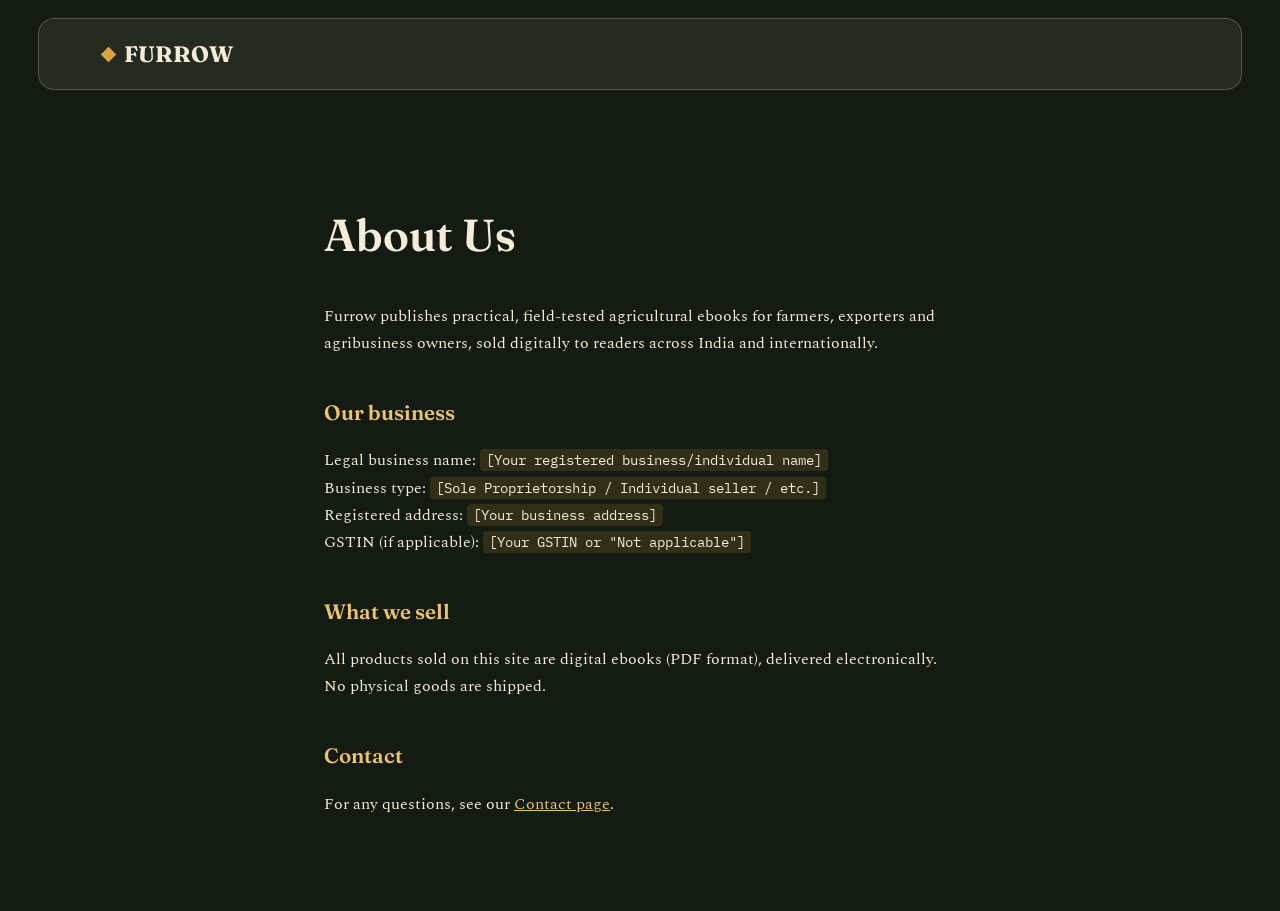
<file: about/index.html>
<!DOCTYPE html>
<html lang="en">
<head>
<meta charset="UTF-8">
<meta name="viewport" content="width=device-width, initial-scale=1.0">
<title>About Us — Furrow</title>
<meta name="description" content="About Furrow, an independent publisher of practical agricultural ebooks sold digitally worldwide.">
<link rel="canonical" href="https://furrow-books.pages.dev/about/">
<meta property="og:url" content="https://furrow-books.pages.dev/about/">
<meta property="og:title" content="About Us — Furrow">
<meta property="og:description" content="About Furrow, an independent publisher of practical agricultural ebooks sold digitally worldwide.">
<meta property="og:type" content="website">
<meta property="og:site_name" content="Furrow">
<meta name="theme-color" content="#141b12">
<link rel="icon" href="/assets/images/favicon.svg" type="image/svg+xml">
<link href="https://fonts.googleapis.com/css2?family=Fraunces:opsz,wght@9..144,400;9..144,600;9..144,700&family=Spectral:wght@400;500;600&family=IBM+Plex+Mono:wght@400;500&display=swap" rel="stylesheet">
<link rel="stylesheet" href="/assets/css/pages.css">
</head>
<body>
<header class="glass"><a href="/" class="wordmark"><span class="mark"></span>FURROW</a></header>
<main>
  <h1>About Us</h1>
  <p>Furrow publishes practical, field-tested agricultural ebooks for farmers, exporters and agribusiness owners, sold digitally to readers across India and internationally.</p>

  <h2>Our business</h2>
  <p>
    Legal business name: <span class="placeholder">[Your registered business/individual name]</span><br>
    Business type: <span class="placeholder">[Sole Proprietorship / Individual seller / etc.]</span><br>
    Registered address: <span class="placeholder">[Your business address]</span><br>
    GSTIN (if applicable): <span class="placeholder">[Your GSTIN or "Not applicable"]</span>
  </p>

  <h2>What we sell</h2>
  <p>All products sold on this site are digital ebooks (PDF format), delivered electronically. No physical goods are shipped.</p>

  <h2>Contact</h2>
  <p>For any questions, see our <a href="/contact/">Contact page</a>.</p>
</main>
</body>
</html>
</file>
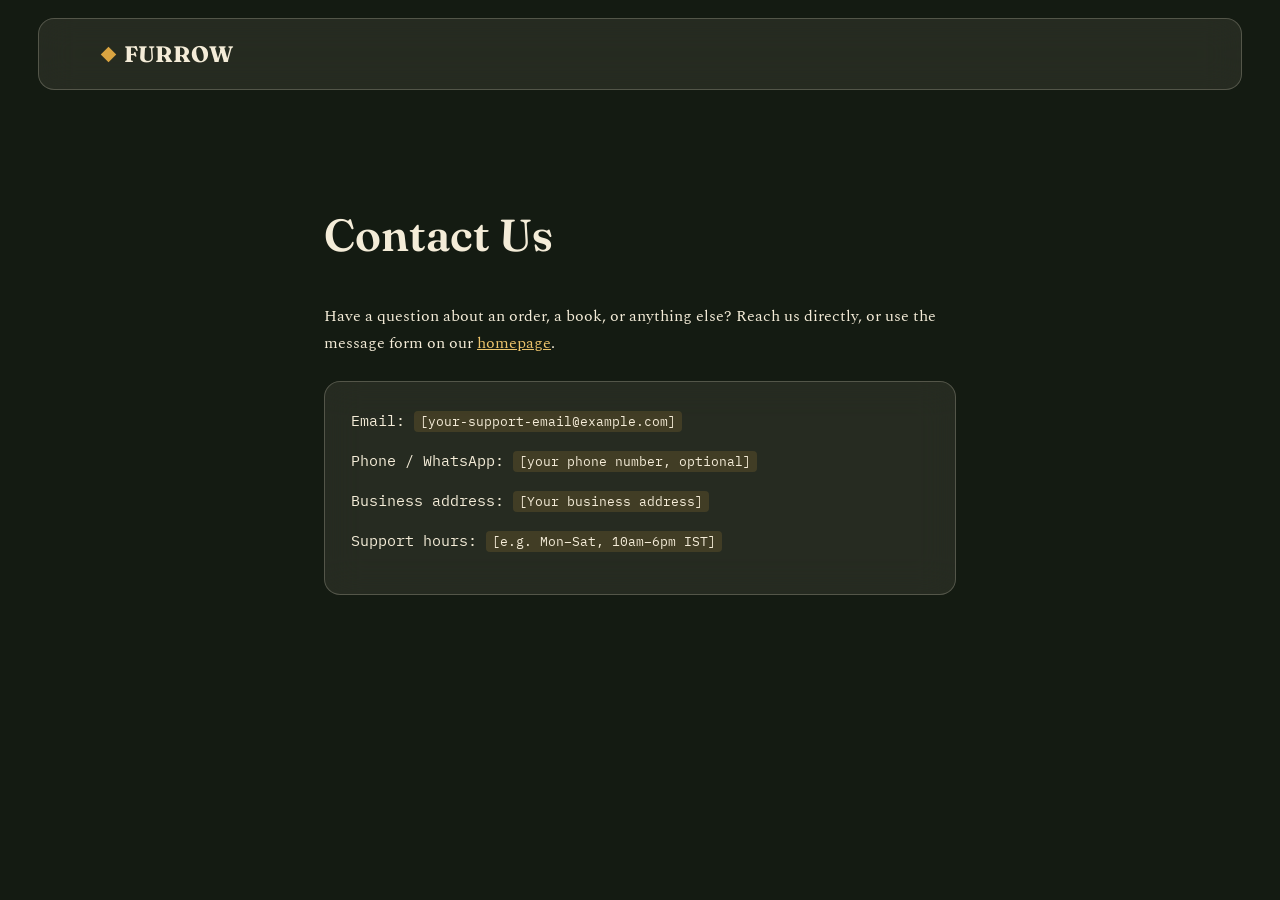
<file: contact/index.html>
<!DOCTYPE html>
<html lang="en">
<head>
<meta charset="UTF-8">
<meta name="viewport" content="width=device-width, initial-scale=1.0">
<title>Contact Us — Furrow</title>
<meta name="description" content="Contact Furrow with questions about orders, downloads or our books.">
<link rel="canonical" href="https://furrow-books.pages.dev/contact/">
<meta property="og:url" content="https://furrow-books.pages.dev/contact/">
<meta property="og:title" content="Contact Us — Furrow">
<meta property="og:description" content="Contact Furrow with questions about orders, downloads or our books.">
<meta property="og:type" content="website">
<meta property="og:site_name" content="Furrow">
<meta name="theme-color" content="#141b12">
<link rel="icon" href="/assets/images/favicon.svg" type="image/svg+xml">
<link href="https://fonts.googleapis.com/css2?family=Fraunces:opsz,wght@9..144,400;9..144,600;9..144,700&family=Spectral:wght@400;500;600&family=IBM+Plex+Mono:wght@400;500&display=swap" rel="stylesheet">
<link rel="stylesheet" href="/assets/css/pages.css">
<style>
  .card{padding:26px;margin-top:24px;}
  .row{margin-bottom:14px;font-family:var(--mono); font-size:0.95rem;}
</style>
</head>
<body>
<header class="glass"><a href="/" class="wordmark"><span class="mark"></span>FURROW</a></header>
<main>
  <h1>Contact Us</h1>
  <p>Have a question about an order, a book, or anything else? Reach us directly, or use the message form on our <a href="/#contact">homepage</a>.</p>

  <div class="card glass">
    <div class="row">Email: <span class="placeholder">[your-support-email@example.com]</span></div>
    <div class="row">Phone / WhatsApp: <span class="placeholder">[your phone number, optional]</span></div>
    <div class="row">Business address: <span class="placeholder">[Your business address]</span></div>
    <div class="row">Support hours: <span class="placeholder">[e.g. Mon–Sat, 10am–6pm IST]</span></div>
  </div>
</main>
</body>
</html>
</file>
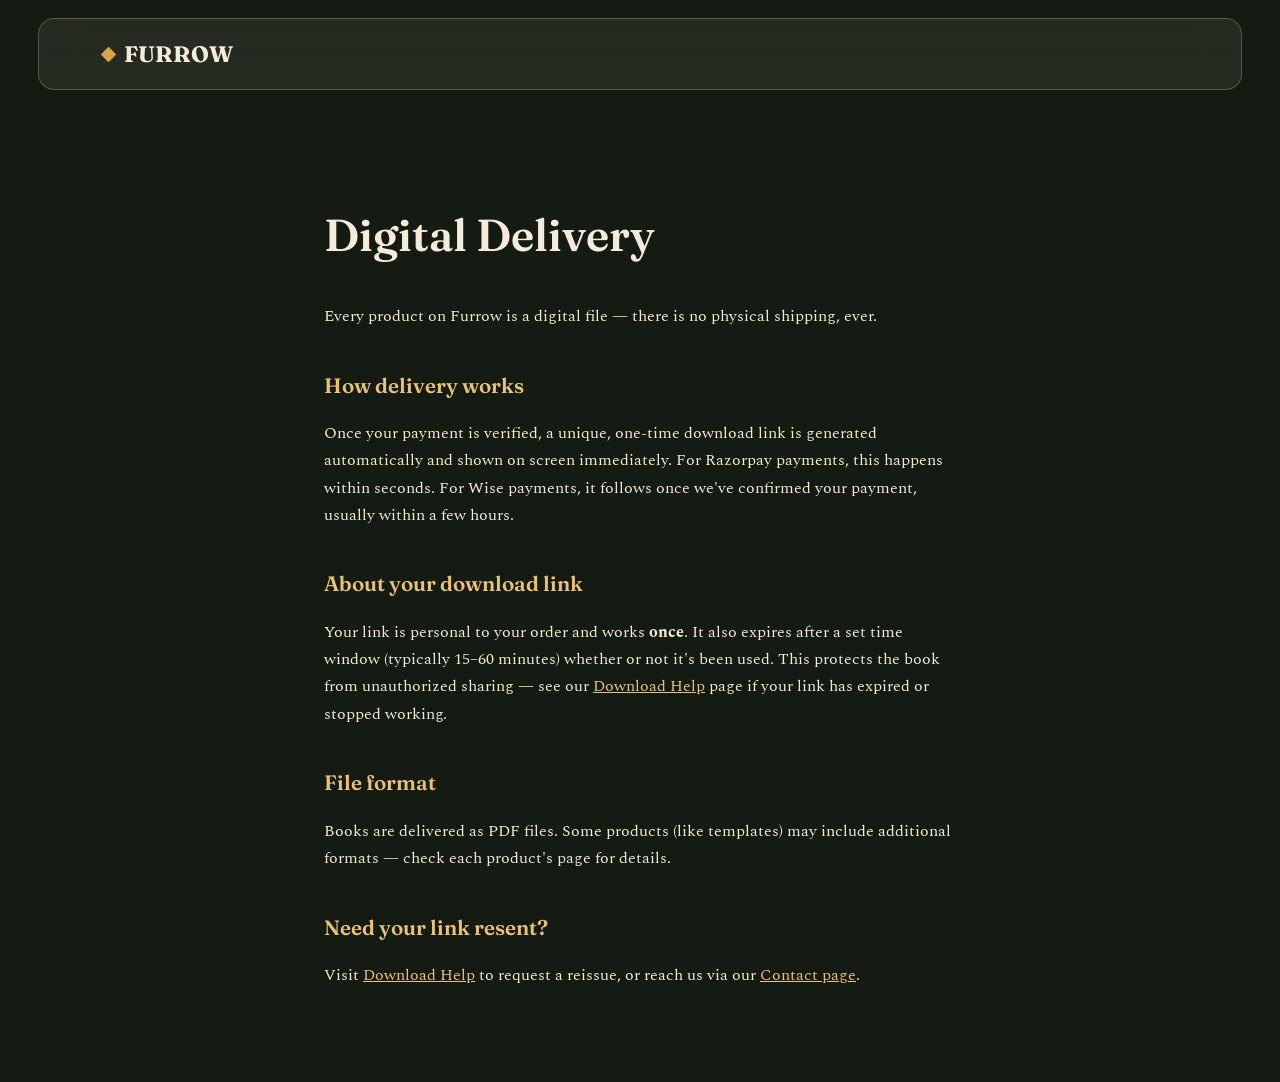
<file: digital-delivery/index.html>
<!DOCTYPE html>
<html lang="en">
<head>
<meta charset="UTF-8">
<meta name="viewport" content="width=device-width, initial-scale=1.0">
<title>Digital Delivery — Furrow</title>
<meta name="description" content="How Furrow delivers ebooks: instant, one-time download links after verified payment.">
<link rel="canonical" href="https://furrow-books.pages.dev/digital-delivery/">
<meta property="og:url" content="https://furrow-books.pages.dev/digital-delivery/">
<meta property="og:title" content="Digital Delivery — Furrow">
<meta property="og:description" content="How Furrow delivers ebooks: instant, one-time download links after verified payment.">
<meta property="og:type" content="website">
<meta property="og:site_name" content="Furrow">
<meta name="theme-color" content="#141b12">
<link rel="icon" href="/assets/images/favicon.svg" type="image/svg+xml">
<link href="https://fonts.googleapis.com/css2?family=Fraunces:opsz,wght@9..144,400;9..144,600;9..144,700&family=Spectral:wght@400;500;600&family=IBM+Plex+Mono:wght@400;500&display=swap" rel="stylesheet">
<link rel="stylesheet" href="/assets/css/pages.css">
</head>
<body>
<header class="glass"><a href="/" class="wordmark"><span class="mark"></span>FURROW</a></header>
<main>
  <h1>Digital Delivery</h1>
  <p>Every product on Furrow is a digital file — there is no physical shipping, ever.</p>

  <h2>How delivery works</h2>
  <p>Once your payment is verified, a unique, one-time download link is generated automatically and shown on screen immediately. For Razorpay payments, this happens within seconds. For Wise payments, it follows once we've confirmed your payment, usually within a few hours.</p>

  <h2>About your download link</h2>
  <p>Your link is personal to your order and works <strong>once</strong>. It also expires after a set time window (typically 15–60 minutes) whether or not it's been used. This protects the book from unauthorized sharing — see our <a href="/download-help/">Download Help</a> page if your link has expired or stopped working.</p>

  <h2>File format</h2>
  <p>Books are delivered as PDF files. Some products (like templates) may include additional formats — check each product's page for details.</p>

  <h2>Need your link resent?</h2>
  <p>Visit <a href="/download-help/">Download Help</a> to request a reissue, or reach us via our <a href="/contact/">Contact page</a>.</p>
</main>
</body>
</html>
</file>
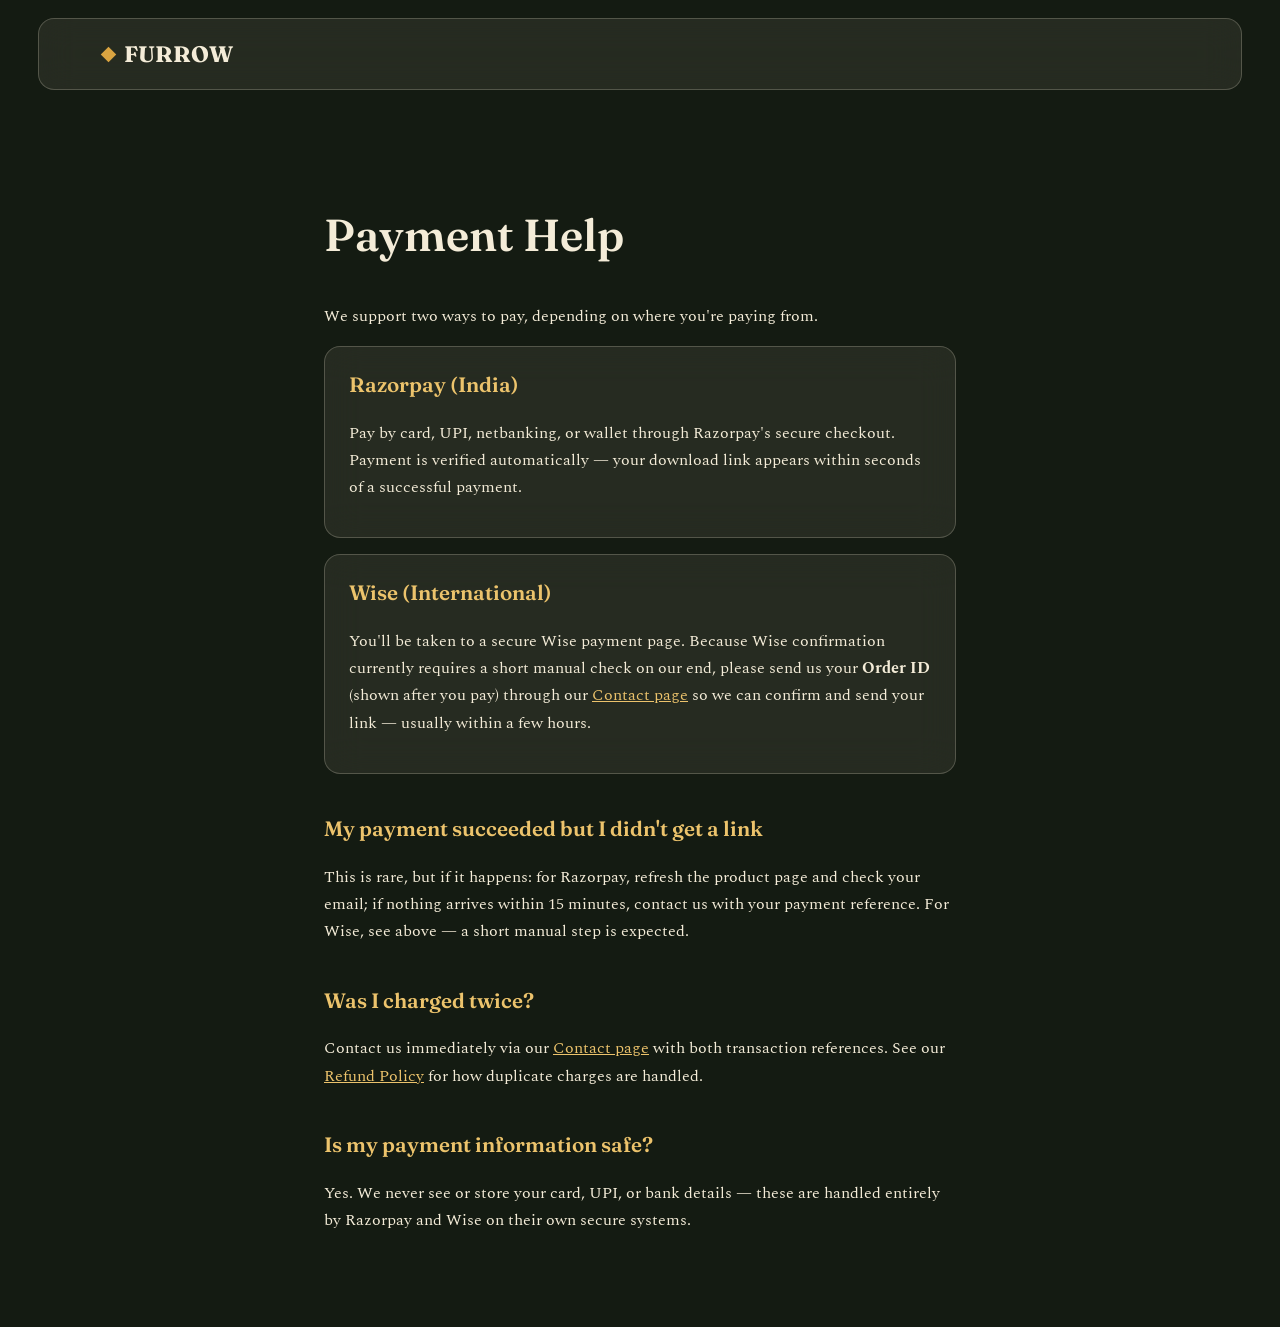
<file: payment-help/index.html>
<!DOCTYPE html>
<html lang="en">
<head>
<meta charset="UTF-8">
<meta name="viewport" content="width=device-width, initial-scale=1.0">
<title>Payment Help — Furrow</title>
<meta name="description" content="Help with paying for Furrow ebooks using Razorpay (India) or Wise (international).">
<link rel="canonical" href="https://furrow-books.pages.dev/payment-help/">
<meta property="og:url" content="https://furrow-books.pages.dev/payment-help/">
<meta property="og:title" content="Payment Help — Furrow">
<meta property="og:description" content="Help with paying for Furrow ebooks using Razorpay (India) or Wise (international).">
<meta property="og:type" content="website">
<meta property="og:site_name" content="Furrow">
<meta name="theme-color" content="#141b12">
<link rel="icon" href="/assets/images/favicon.svg" type="image/svg+xml">
<link href="https://fonts.googleapis.com/css2?family=Fraunces:opsz,wght@9..144,400;9..144,600;9..144,700&family=Spectral:wght@400;500;600&family=IBM+Plex+Mono:wght@400;500&display=swap" rel="stylesheet">
<link rel="stylesheet" href="/assets/css/pages.css">
<style>
  .card{padding:20px 24px;margin:16px 0;}
</style>
</head>
<body>
<header class="glass"><a href="/" class="wordmark"><span class="mark"></span>FURROW</a></header>
<main>
  <h1>Payment Help</h1>
  <p>We support two ways to pay, depending on where you're paying from.</p>

  <div class="card glass">
    <h2 style="margin-top:0;">Razorpay (India)</h2>
    <p>Pay by card, UPI, netbanking, or wallet through Razorpay's secure checkout. Payment is verified automatically — your download link appears within seconds of a successful payment.</p>
  </div>

  <div class="card glass">
    <h2 style="margin-top:0;">Wise (International)</h2>
    <p>You'll be taken to a secure Wise payment page. Because Wise confirmation currently requires a short manual check on our end, please send us your <strong>Order ID</strong> (shown after you pay) through our <a href="/contact/">Contact page</a> so we can confirm and send your link — usually within a few hours.</p>
  </div>

  <h2>My payment succeeded but I didn't get a link</h2>
  <p>This is rare, but if it happens: for Razorpay, refresh the product page and check your email; if nothing arrives within 15 minutes, contact us with your payment reference. For Wise, see above — a short manual step is expected.</p>

  <h2>Was I charged twice?</h2>
  <p>Contact us immediately via our <a href="/contact/">Contact page</a> with both transaction references. See our <a href="/refund-policy/">Refund Policy</a> for how duplicate charges are handled.</p>

  <h2>Is my payment information safe?</h2>
  <p>Yes. We never see or store your card, UPI, or bank details — these are handled entirely by Razorpay and Wise on their own secure systems.</p>
</main>
</body>
</html>
</file>
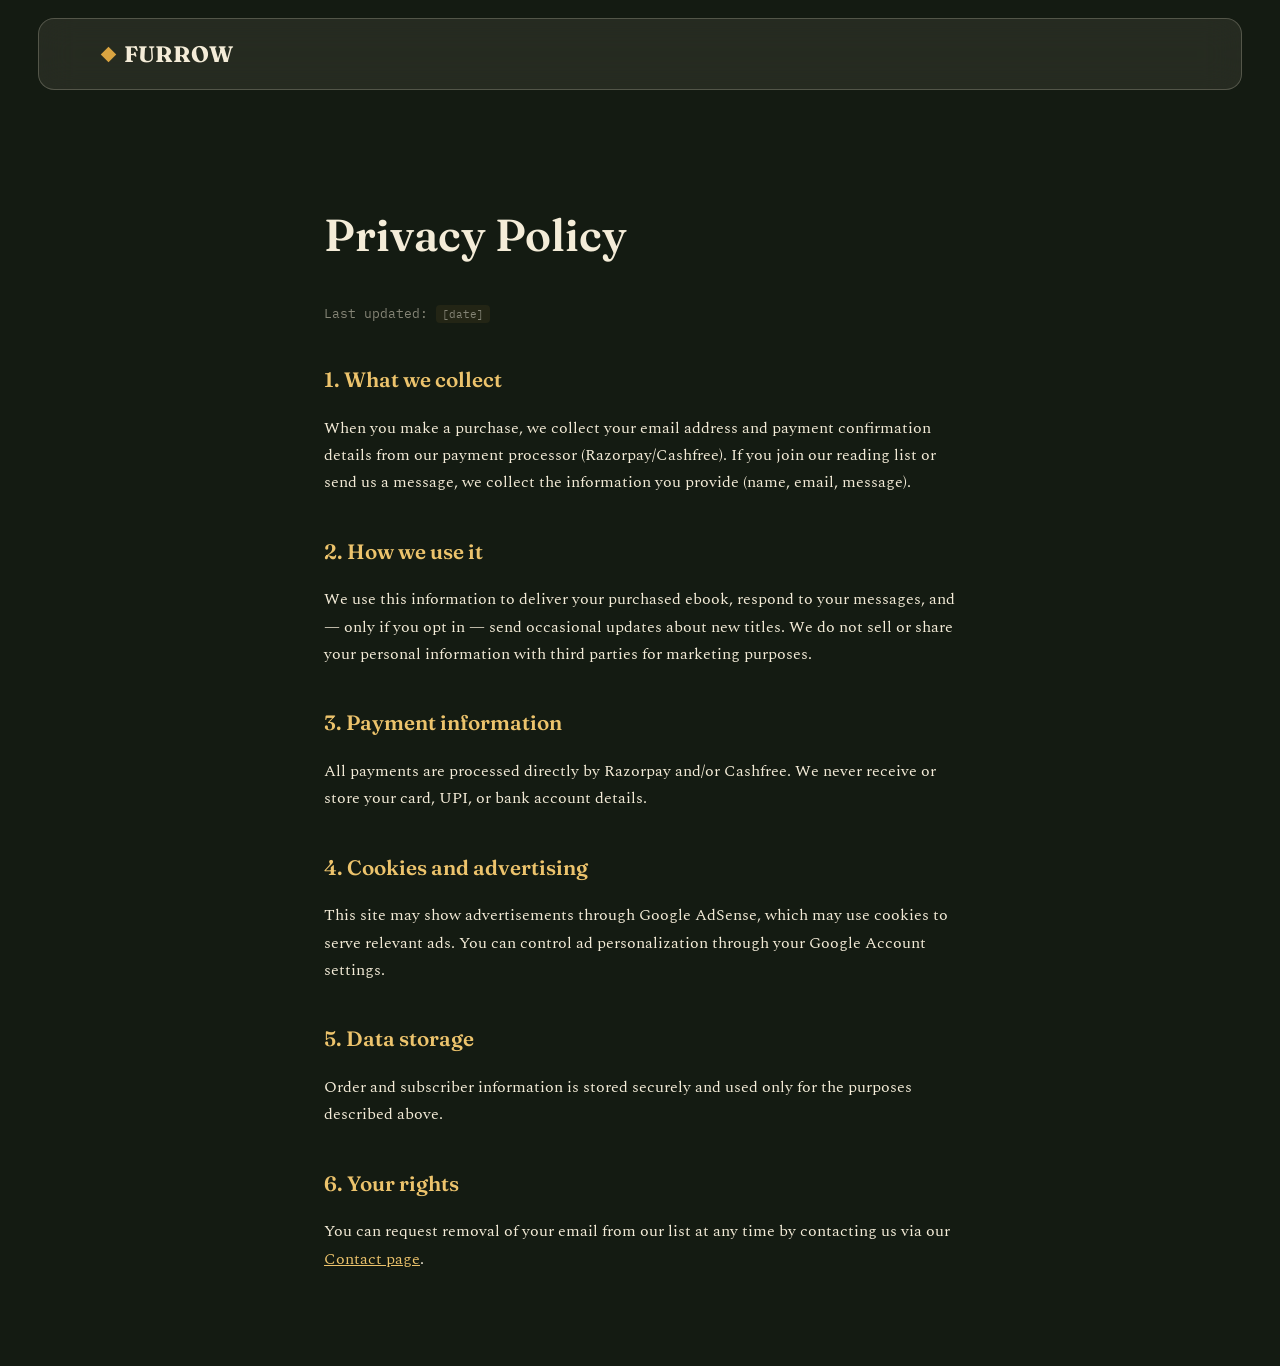
<file: privacy-policy/index.html>
<!DOCTYPE html>
<html lang="en">
<head>
<meta charset="UTF-8">
<meta name="viewport" content="width=device-width, initial-scale=1.0">
<title>Privacy Policy — Furrow</title>
<meta name="description" content="How Furrow collects, uses and protects your information.">
<link rel="canonical" href="https://furrow-books.pages.dev/privacy-policy/">
<meta property="og:url" content="https://furrow-books.pages.dev/privacy-policy/">
<meta property="og:title" content="Privacy Policy — Furrow">
<meta property="og:description" content="How Furrow collects, uses and protects your information.">
<meta property="og:type" content="website">
<meta property="og:site_name" content="Furrow">
<meta name="theme-color" content="#141b12">
<link rel="icon" href="/assets/images/favicon.svg" type="image/svg+xml">
<link href="https://fonts.googleapis.com/css2?family=Fraunces:opsz,wght@9..144,400;9..144,600;9..144,700&family=Spectral:wght@400;500;600&family=IBM+Plex+Mono:wght@400;500&display=swap" rel="stylesheet">
<link rel="stylesheet" href="/assets/css/pages.css">
</head>
<body>
<header class="glass"><a href="/" class="wordmark"><span class="mark"></span>FURROW</a></header>
<main>
  <h1>Privacy Policy</h1>
  <p class="updated">Last updated: <span class="placeholder">[date]</span></p>

  <h2>1. What we collect</h2>
  <p>When you make a purchase, we collect your email address and payment confirmation details from our payment processor (Razorpay/Cashfree). If you join our reading list or send us a message, we collect the information you provide (name, email, message).</p>

  <h2>2. How we use it</h2>
  <p>We use this information to deliver your purchased ebook, respond to your messages, and — only if you opt in — send occasional updates about new titles. We do not sell or share your personal information with third parties for marketing purposes.</p>

  <h2>3. Payment information</h2>
  <p>All payments are processed directly by Razorpay and/or Cashfree. We never receive or store your card, UPI, or bank account details.</p>

  <h2>4. Cookies and advertising</h2>
  <p>This site may show advertisements through Google AdSense, which may use cookies to serve relevant ads. You can control ad personalization through your Google Account settings.</p>

  <h2>5. Data storage</h2>
  <p>Order and subscriber information is stored securely and used only for the purposes described above.</p>

  <h2>6. Your rights</h2>
  <p>You can request removal of your email from our list at any time by contacting us via our <a href="/contact/">Contact page</a>.</p>
</main>
</body>
</html>
</file>
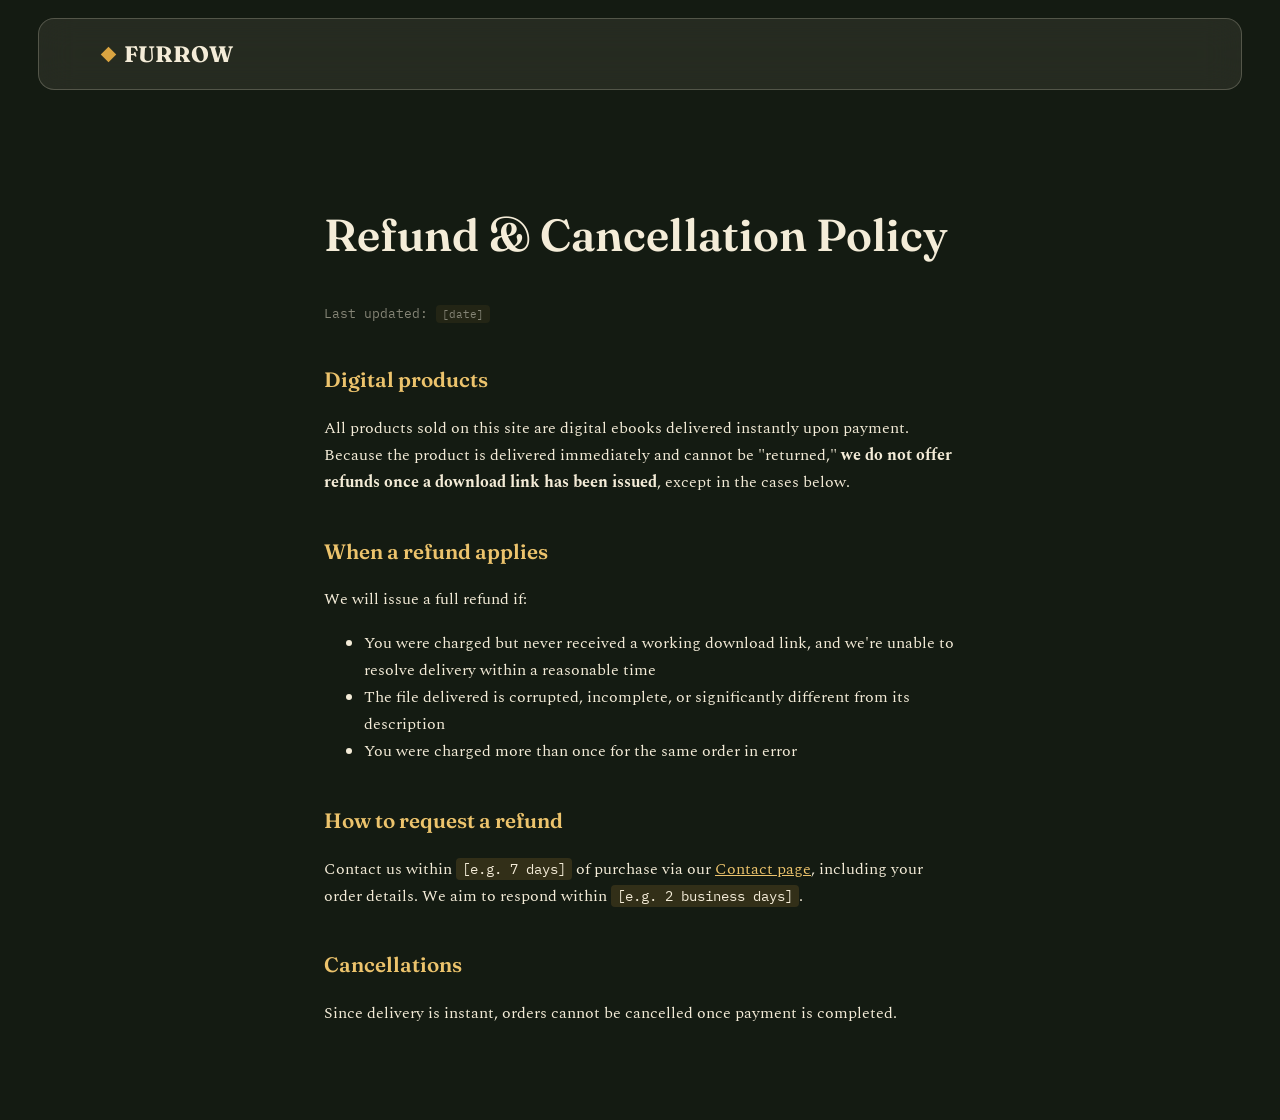
<file: refund-policy/index.html>
<!DOCTYPE html>
<html lang="en">
<head>
<meta charset="UTF-8">
<meta name="viewport" content="width=device-width, initial-scale=1.0">
<title>Refund &amp; Cancellation Policy — Furrow</title>
<meta name="description" content="Furrow refund and cancellation policy for digital products.">
<link rel="canonical" href="https://furrow-books.pages.dev/refund-policy/">
<meta property="og:url" content="https://furrow-books.pages.dev/refund-policy/">
<meta property="og:title" content="Refund &amp; Cancellation Policy — Furrow">
<meta property="og:description" content="Furrow refund and cancellation policy for digital products.">
<meta property="og:type" content="website">
<meta property="og:site_name" content="Furrow">
<meta name="theme-color" content="#141b12">
<link rel="icon" href="/assets/images/favicon.svg" type="image/svg+xml">
<link href="https://fonts.googleapis.com/css2?family=Fraunces:opsz,wght@9..144,400;9..144,600;9..144,700&family=Spectral:wght@400;500;600&family=IBM+Plex+Mono:wght@400;500&display=swap" rel="stylesheet">
<link rel="stylesheet" href="/assets/css/pages.css">
</head>
<body>
<header class="glass"><a href="/" class="wordmark"><span class="mark"></span>FURROW</a></header>
<main>
  <h1>Refund &amp; Cancellation Policy</h1>
  <p class="updated">Last updated: <span class="placeholder">[date]</span></p>

  <h2>Digital products</h2>
  <p>All products sold on this site are digital ebooks delivered instantly upon payment. Because the product is delivered immediately and cannot be "returned," <strong>we do not offer refunds once a download link has been issued</strong>, except in the cases below.</p>

  <h2>When a refund applies</h2>
  <p>We will issue a full refund if:</p>
  <ul>
    <li>You were charged but never received a working download link, and we're unable to resolve delivery within a reasonable time</li>
    <li>The file delivered is corrupted, incomplete, or significantly different from its description</li>
    <li>You were charged more than once for the same order in error</li>
  </ul>

  <h2>How to request a refund</h2>
  <p>Contact us within <span class="placeholder">[e.g. 7 days]</span> of purchase via our <a href="/contact/">Contact page</a>, including your order details. We aim to respond within <span class="placeholder">[e.g. 2 business days]</span>.</p>

  <h2>Cancellations</h2>
  <p>Since delivery is instant, orders cannot be cancelled once payment is completed.</p>
</main>
</body>
</html>
</file>
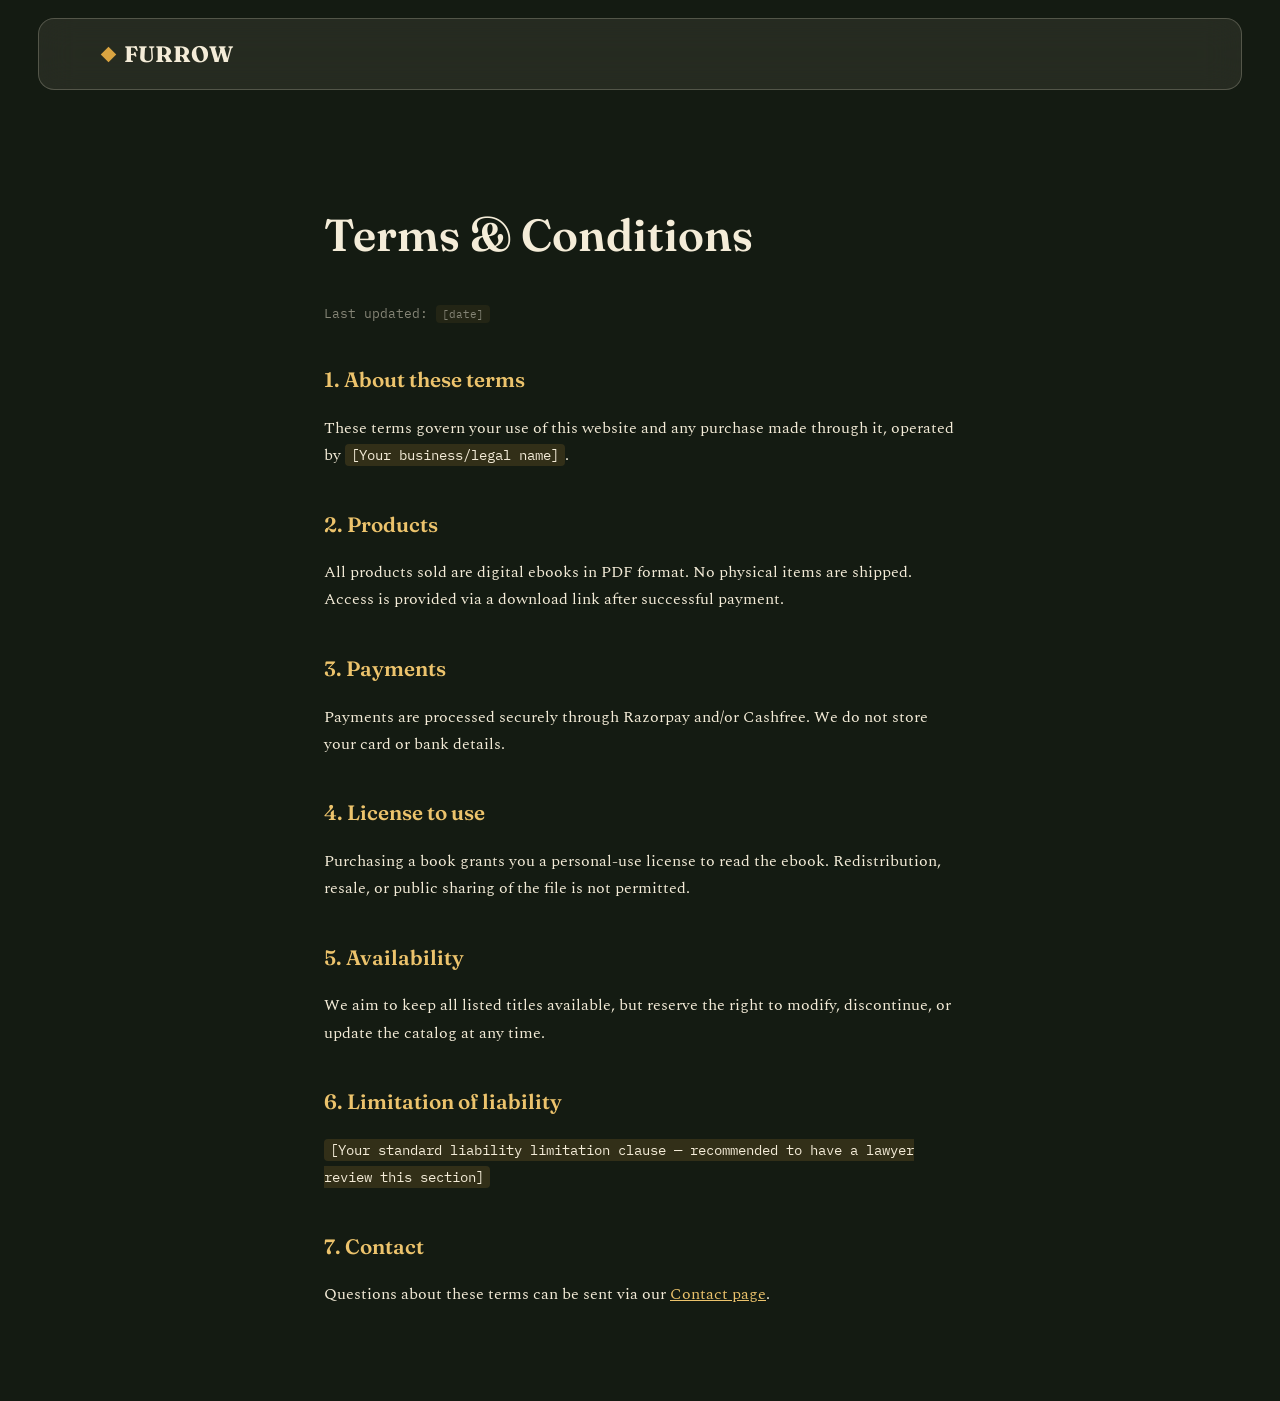
<file: terms-and-conditions/index.html>
<!DOCTYPE html>
<html lang="en">
<head>
<meta charset="UTF-8">
<meta name="viewport" content="width=device-width, initial-scale=1.0">
<title>Terms &amp; Conditions — Furrow</title>
<meta name="description" content="Terms and conditions for purchasing digital ebooks from Furrow.">
<link rel="canonical" href="https://furrow-books.pages.dev/terms-and-conditions/">
<meta property="og:url" content="https://furrow-books.pages.dev/terms-and-conditions/">
<meta property="og:title" content="Terms &amp; Conditions — Furrow">
<meta property="og:description" content="Terms and conditions for purchasing digital ebooks from Furrow.">
<meta property="og:type" content="website">
<meta property="og:site_name" content="Furrow">
<meta name="theme-color" content="#141b12">
<link rel="icon" href="/assets/images/favicon.svg" type="image/svg+xml">
<link href="https://fonts.googleapis.com/css2?family=Fraunces:opsz,wght@9..144,400;9..144,600;9..144,700&family=Spectral:wght@400;500;600&family=IBM+Plex+Mono:wght@400;500&display=swap" rel="stylesheet">
<link rel="stylesheet" href="/assets/css/pages.css">
</head>
<body>
<header class="glass"><a href="/" class="wordmark"><span class="mark"></span>FURROW</a></header>
<main>
  <h1>Terms &amp; Conditions</h1>
  <p class="updated">Last updated: <span class="placeholder">[date]</span></p>

  <h2>1. About these terms</h2>
  <p>These terms govern your use of this website and any purchase made through it, operated by <span class="placeholder">[Your business/legal name]</span>.</p>

  <h2>2. Products</h2>
  <p>All products sold are digital ebooks in PDF format. No physical items are shipped. Access is provided via a download link after successful payment.</p>

  <h2>3. Payments</h2>
  <p>Payments are processed securely through Razorpay and/or Cashfree. We do not store your card or bank details.</p>

  <h2>4. License to use</h2>
  <p>Purchasing a book grants you a personal-use license to read the ebook. Redistribution, resale, or public sharing of the file is not permitted.</p>

  <h2>5. Availability</h2>
  <p>We aim to keep all listed titles available, but reserve the right to modify, discontinue, or update the catalog at any time.</p>

  <h2>6. Limitation of liability</h2>
  <p><span class="placeholder">[Your standard liability limitation clause — recommended to have a lawyer review this section]</span></p>

  <h2>7. Contact</h2>
  <p>Questions about these terms can be sent via our <a href="/contact/">Contact page</a>.</p>
</main>
</body>
</html>
</file>
<file: assets/css/pages.css>
/* Furrow — shared styles for info pages (about, contact, policies, help).
   Same dark soil / parchment / wheat theme as the homepage. Edit colors here. */
:root{--soil-900:#141b12;--glass-fill:rgba(244,236,216,0.08);--glass-fill-strong:rgba(244,236,216,0.14);--glass-border:rgba(244,236,216,0.22);--wheat-500:#d9a441;--wheat-400:#ecc36c;--parchment-100:#f4ecd8;--display:'Fraunces',serif;--body:'Spectral',serif;--mono:'IBM Plex Mono',monospace;}
*{box-sizing:border-box;}
body{margin:0;background:var(--soil-900);color:var(--parchment-100);font-family:var(--body);line-height:1.7;}
a{color:var(--wheat-400);}
.glass{background:var(--glass-fill);backdrop-filter:blur(18px);border:1px solid var(--glass-border);border-radius:16px;}
header{display:flex;align-items:center;justify-content:space-between;padding:16px 5vw;margin:18px 3vw 0;border-radius:20px;}
.wordmark{font-family:var(--display);font-weight:700;font-size:1.4rem;text-decoration:none;color:var(--parchment-100);display:flex;align-items:center;gap:10px;}
.wordmark .mark{width:11px;height:11px;background:var(--wheat-500);transform:rotate(45deg);display:inline-block;}
main{max-width:760px;margin:0 auto;padding:6vw 5vw;}
h1{font-family:var(--display);font-size:clamp(2rem,4vw,2.8rem);font-weight:600;}
h2{font-family:var(--display);font-weight:600;font-size:1.3rem;margin-top:1.8em;color:var(--wheat-400);}
.placeholder{background:rgba(217,164,65,0.15);padding:2px 6px;border-radius:4px;font-family:var(--mono);font-size:0.85em;}
.updated{font-family:var(--mono);font-size:0.8rem;opacity:0.5;}
.btn-link{display:inline-block;margin-top:18px;padding:13px 26px;border-radius:12px;background:var(--wheat-500);color:var(--soil-900);font-family:var(--mono);font-weight:600;font-size:0.85rem;text-transform:uppercase;text-decoration:none;}
</file>
